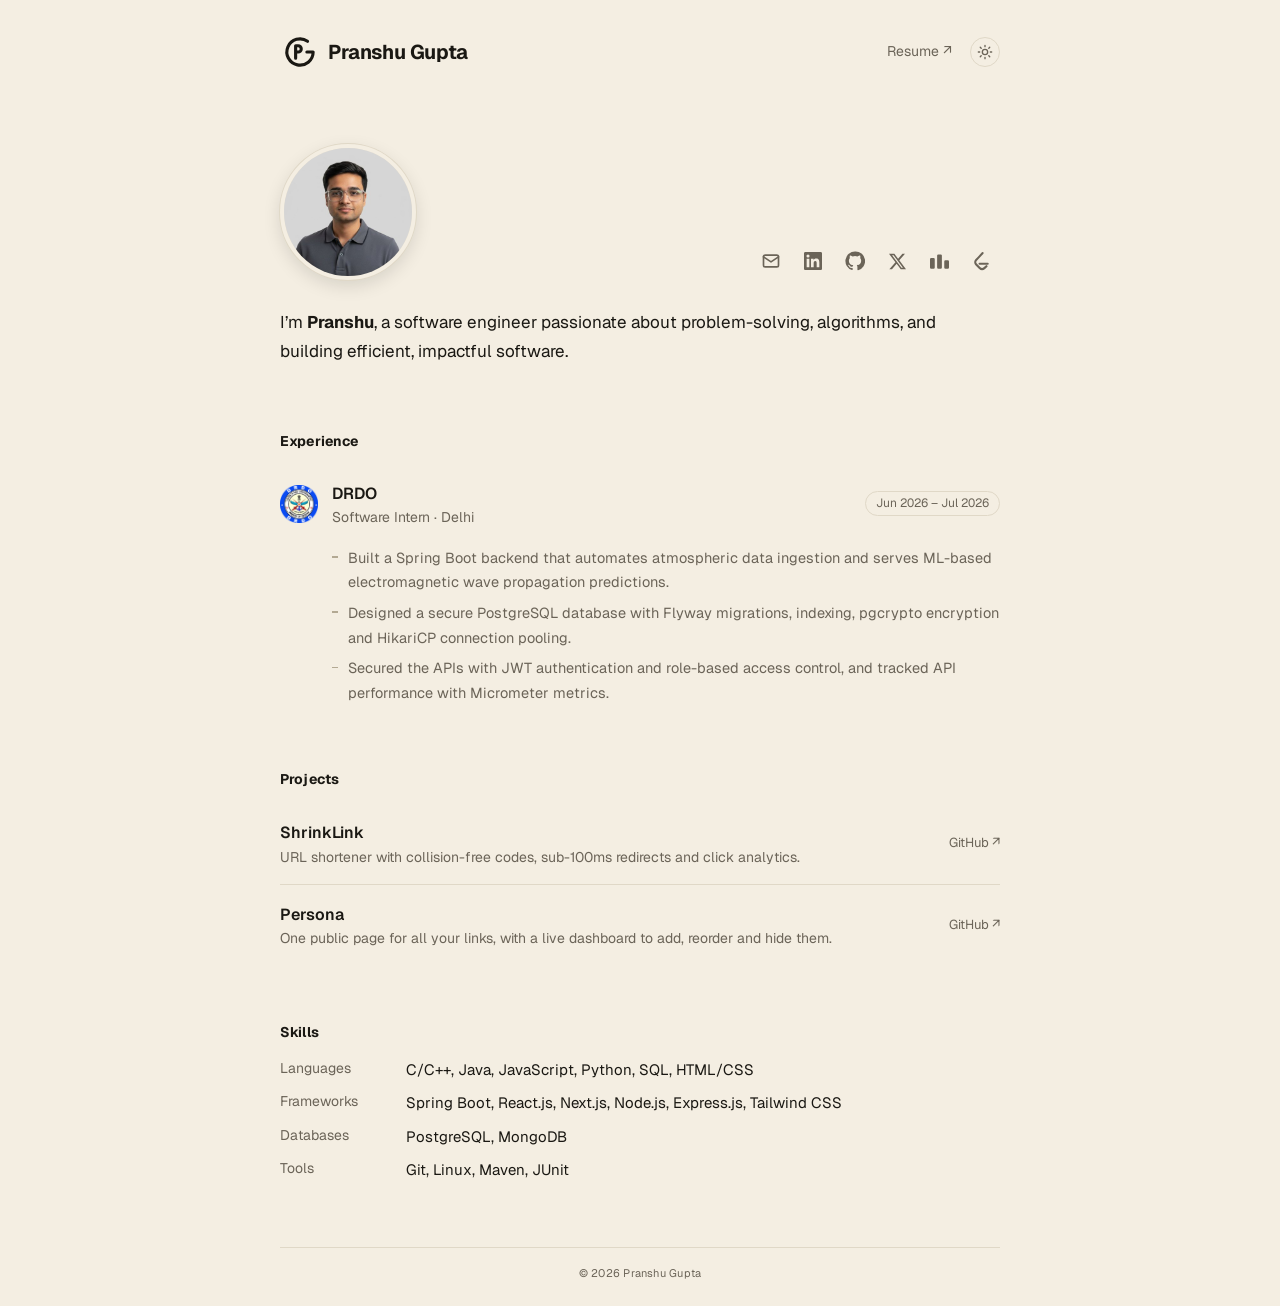
<file: index.html>
<!doctype html>
<html lang="en">
<head>
  <meta charset="utf-8" />
  <meta name="viewport" content="width=device-width, initial-scale=1" />
  <title>Pranshu Gupta</title>
  <meta name="description" content="Pranshu Gupta — software engineer passionate about problem-solving, algorithms, and building efficient, impactful software." />
  <link rel="canonical" href="https://pranshugupta.tech/" />
  <meta name="theme-color" content="#f4eee2" media="(prefers-color-scheme: light)" />
  <meta name="theme-color" content="#0b0b0b" media="(prefers-color-scheme: dark)" />

  <!-- Link previews (LinkedIn, X, WhatsApp, Slack…) -->
  <meta property="og:type" content="website" />
  <meta property="og:url" content="https://pranshugupta.tech/" />
  <meta property="og:title" content="Pranshu Gupta" />
  <meta property="og:description" content="Software engineer passionate about problem-solving, algorithms, and building efficient, impactful software." />
  <meta property="og:image" content="https://pranshugupta.tech/avatar.jpg" />
  <meta property="og:image:alt" content="Photo of Pranshu Gupta" />
  <meta name="twitter:card" content="summary" />
  <meta name="twitter:site" content="@pranshumg" />
  <link rel="preconnect" href="https://fonts.googleapis.com" />
  <link rel="preconnect" href="https://fonts.gstatic.com" crossorigin />
  <link href="https://fonts.googleapis.com/css2?family=Geist:wght@400;500;600;700&display=swap" rel="stylesheet" />
  <link rel="stylesheet" href="styles.css" />
  <link rel="icon" type="image/svg+xml" href="favicon.svg" />
  <script>
    try { const t = localStorage.getItem('theme'); if (t) document.documentElement.dataset.theme = t; } catch (e) {}
  </script>
</head>
<body>
  <header class="nav">
    <a href="./" class="logo"><svg class="logo-mark" viewBox="0 0 64 64" aria-hidden="true" fill="none" stroke="currentColor" stroke-width="5" stroke-linecap="round" stroke-linejoin="round"><path d="M44.05 14.80A21 21 0 1 0 53 32H43" /><path d="M25 42V22H29A5 5 0 0 1 29 32H25" /></svg><span>Pranshu Gupta</span></a>
    <nav class="nav-links" aria-label="Links">
      <a href="resume.pdf" target="_blank" rel="noopener">Resume ↗</a>
      <button class="theme-toggle" id="themeToggle" aria-label="Toggle color theme">
        <svg class="i-sun" viewBox="0 0 24 24" width="16" height="16" fill="none" stroke="currentColor" stroke-width="2" stroke-linecap="round"><circle cx="12" cy="12" r="4"/><path d="M12 2v2M12 20v2M4.9 4.9l1.4 1.4M17.7 17.7l1.4 1.4M2 12h2M20 12h2M4.9 19.1l1.4-1.4M17.7 6.3l1.4-1.4"/></svg>
        <svg class="i-moon" viewBox="0 0 24 24" width="16" height="16" fill="none" stroke="currentColor" stroke-width="2" stroke-linecap="round" stroke-linejoin="round"><path d="M21 12.8A9 9 0 1 1 11.2 3a7 7 0 0 0 9.8 9.8z"/></svg>
      </button>
    </nav>
  </header>

  <main>
    <section class="intro">
      <div class="intro-top">
        <div class="avatar">
          <span aria-hidden="true">PG</span>
          <img src="avatar.jpg" alt="Pranshu Gupta" onerror="this.remove()" />
        </div>
        <nav class="socials" aria-label="Social links">
          <a href="mailto:pranshumg@gmail.com" aria-label="Email" title="Email"><svg viewBox="0 0 24 24" width="20" height="20" fill="none" stroke="currentColor" stroke-width="2" stroke-linecap="round" stroke-linejoin="round"><rect x="3" y="5" width="18" height="14" rx="2"/><path d="m3 7 9 6 9-6"/></svg></a>
          <a href="https://www.linkedin.com/in/pranshumg/" aria-label="LinkedIn" title="LinkedIn" target="_blank" rel="noopener"><svg viewBox="0 0 24 24" width="18" height="18" fill="currentColor"><path d="M20.45 20.45h-3.56v-5.57c0-1.33-.03-3.04-1.85-3.04-1.86 0-2.14 1.45-2.14 2.94v5.67H9.34V9h3.42v1.56h.05c.48-.9 1.64-1.85 3.37-1.85 3.6 0 4.27 2.37 4.27 5.46v6.28zM5.34 7.43a2.06 2.06 0 1 1 0-4.13 2.06 2.06 0 0 1 0 4.13zM7.12 20.45H3.56V9h3.56v11.45zM22.22 0H1.77C.79 0 0 .77 0 1.73v20.54C0 23.23.79 24 1.77 24h20.45c.98 0 1.78-.77 1.78-1.73V1.73C24 .77 23.2 0 22.22 0z"/></svg></a>
          <a href="https://github.com/pranshumg" aria-label="GitHub" title="GitHub" target="_blank" rel="noopener"><svg viewBox="0 0 24 24" width="20" height="20" fill="currentColor"><path d="M12 .5a11.5 11.5 0 0 0-3.64 22.41c.58.1.79-.25.79-.56v-2c-3.2.7-3.88-1.37-3.88-1.37-.52-1.33-1.28-1.69-1.28-1.69-1.04-.71.08-.7.08-.7 1.16.08 1.77 1.19 1.77 1.19 1.03 1.76 2.7 1.25 3.36.96.1-.75.4-1.25.73-1.54-2.56-.29-5.25-1.28-5.25-5.69 0-1.26.45-2.29 1.19-3.1-.12-.29-.52-1.46.11-3.05 0 0 .97-.31 3.17 1.18a11 11 0 0 1 5.77 0c2.2-1.49 3.17-1.18 3.17-1.18.63 1.59.23 2.76.11 3.05.74.81 1.19 1.84 1.19 3.1 0 4.42-2.69 5.39-5.26 5.68.41.36.78 1.06.78 2.14v3.17c0 .31.21.67.8.56A11.5 11.5 0 0 0 12 .5z"/></svg></a>
          <a href="https://x.com/pranshumg" aria-label="X" title="X" target="_blank" rel="noopener"><svg viewBox="0 0 24 24" width="17" height="17" fill="currentColor"><path d="M18.9 1.15h3.68l-8.04 9.19L24 22.85h-7.4l-5.8-7.58-6.63 7.58H.48l8.6-9.83L0 1.15h7.59l5.24 6.93 6.07-6.93zm-1.29 19.5h2.04L6.48 3.24H4.3l13.31 17.41z"/></svg></a>
          <a href="https://codeforces.com/profile/pranshumg" aria-label="Codeforces" title="Codeforces" target="_blank" rel="noopener"><svg viewBox="0 0 24 24" width="19" height="19" fill="currentColor"><path d="M4.5 7.5A1.5 1.5 0 0 1 6 9v10.5A1.5 1.5 0 0 1 4.5 21h-3A1.5 1.5 0 0 1 0 19.5V9a1.5 1.5 0 0 1 1.5-1.5h3zm9-4.5A1.5 1.5 0 0 1 15 4.5v15a1.5 1.5 0 0 1-1.5 1.5h-3A1.5 1.5 0 0 1 9 19.5v-15A1.5 1.5 0 0 1 10.5 3h3zm9 7.5A1.5 1.5 0 0 1 24 12v7.5a1.5 1.5 0 0 1-1.5 1.5h-3a1.5 1.5 0 0 1-1.5-1.5V12a1.5 1.5 0 0 1 1.5-1.5h3z"/></svg></a>
          <a href="https://leetcode.com/u/kajjuu" aria-label="LeetCode" title="LeetCode" target="_blank" rel="noopener"><svg viewBox="0 0 24 24" width="19" height="19" fill="currentColor"><path d="M13.48 0a1.37 1.37 0 0 0-.96.44L7.12 6.21l-2.86 3.06a5.27 5.27 0 0 0-1.11 1.73 5.75 5.75 0 0 0 .02 3.94c.25.68.64 1.3 1.16 1.83l4.36 4.39a5.67 5.67 0 0 0 7.88.17l2.6-2.42a1.37 1.37 0 1 0-1.87-2.01l-2.6 2.42a2.92 2.92 0 0 1-4.06-.09L6.3 14.83a2.83 2.83 0 0 1-.14-3.84L9.08 7.9l5.4-5.77A1.37 1.37 0 0 0 13.48 0zM9.6 13.46a1.37 1.37 0 0 0 0 2.75h10.2a1.37 1.37 0 0 0 0-2.75H9.6z"/></svg></a>
        </nav>
      </div>
      <p>
        I’m <strong>Pranshu</strong>, a software engineer passionate about problem-solving, algorithms,
        and building efficient, impactful software.
      </p>
    </section>

    <section id="experience">
      <h2>Experience</h2>
      <ul class="list">
        <li class="row">
          <span class="icon icon-logo"><img src="drdo.png" alt="DRDO logo" width="38" height="38" /></span>
          <div class="row-main">
            <p class="row-title">DRDO</p>
            <p class="row-sub">Software Intern · Delhi</p>
          </div>
          <p class="row-date">Jun 2026 – Jul 2026</p>
        </li>
      </ul>
      <ul class="notes">
        <li>Built a Spring Boot backend that automates atmospheric data ingestion and serves ML-based electromagnetic wave propagation predictions.</li>
        <li>Designed a secure PostgreSQL database with Flyway migrations, indexing, pgcrypto encryption and HikariCP connection pooling.</li>
        <li>Secured the APIs with JWT authentication and role-based access control, and tracked API performance with Micrometer metrics.</li>
      </ul>
    </section>

    <section id="projects">
      <h2>Projects</h2>
      <ul class="list plain">
        <li>
          <a class="row" href="https://github.com/pranshumg/ShrinkLink" target="_blank" rel="noopener">
            <div class="row-main">
              <p class="row-title">ShrinkLink</p>
              <p class="row-sub">URL shortener with collision-free codes, sub-100ms redirects and click analytics.</p>
            </div>
            <span class="row-date arrow">GitHub ↗</span>
          </a>
        </li>
        <li>
          <a class="row" href="https://github.com/pranshumg/Persona" target="_blank" rel="noopener">
            <div class="row-main">
              <p class="row-title">Persona</p>
              <p class="row-sub">One public page for all your links, with a live dashboard to add, reorder and hide them.</p>
            </div>
            <span class="row-date arrow">GitHub ↗</span>
          </a>
        </li>
      </ul>
    </section>

    <section id="skills">
      <h2>Skills</h2>
      <dl class="skills">
        <dt>Languages</dt><dd>C/C++, Java, JavaScript, Python, SQL, HTML/CSS</dd>
        <dt>Frameworks</dt><dd>Spring Boot, React.js, Next.js, Node.js, Express.js, Tailwind CSS</dd>
        <dt>Databases</dt><dd>PostgreSQL, MongoDB</dd>
        <dt>Tools</dt><dd>Git, Linux, Maven, JUnit</dd>
      </dl>
    </section>

  </main>

  <footer class="footer">
    <p>© <span id="year">2026</span> Pranshu Gupta</p>
  </footer>

  <script src="script.js"></script>
</body>
</html>
</file>
<file: styles.css>
/* Cream light mode; dark mode is pure neutral black with only the text in cream. */
:root {
  --bg: #f4eee2;
  --text: #1a1813;
  --muted: #6b6458;
  --line: #e0d8c7;
  --icon-bg: #ebe3d2;
  --underline: #b3a993;
  color-scheme: light;
}
@media (prefers-color-scheme: dark) {
  :root:not([data-theme="light"]) {
    --bg: #0b0b0b;
    --text: #f1eadc;
    --muted: #9e9e9e;
    --line: #232323;
    --icon-bg: #171717;
    --underline: #4f4f4f;
    color-scheme: dark;
  }
}
:root[data-theme="dark"] {
  --bg: #0b0b0b;
  --text: #f1eadc;
  --muted: #9e9e9e;
  --line: #232323;
  --icon-bg: #171717;
  --underline: #4f4f4f;
  color-scheme: dark;
}

* { box-sizing: border-box; }
html { scroll-behavior: smooth; scroll-padding-top: 24px; }
body {
  margin: 0;
  background: var(--bg);
  color: var(--text);
  font: 400 16px/1.7 "Geist", system-ui, -apple-system, "Segoe UI", sans-serif;
  -webkit-font-smoothing: antialiased;
}
p { margin: 0; }
a { color: inherit; }
strong { font-weight: 700; }
::selection { background: var(--text); color: var(--bg); }

/* Layout: one narrow centered column */
.nav, main, .footer { width: 100%; max-width: 760px; margin: 0 auto; padding: 0 20px; }
/* Keep the footer at the bottom of the window even when a page is short */
body { display: flex; flex-direction: column; min-height: 100vh; min-height: 100svh; }
main { flex: 1 0 auto; }

/* Nav */
.nav { display: flex; align-items: center; justify-content: space-between; gap: 16px; padding-top: 32px; flex-wrap: wrap; }
.logo { font-weight: 700; font-size: 20px; text-decoration: none; letter-spacing: -.02em; }
.nav-links { display: flex; align-items: center; gap: 18px; flex-wrap: wrap; }
.nav-links a { font-size: 14px; color: var(--muted); text-decoration: none; }
.nav-links a:hover { color: var(--text); }
.nav-links a[aria-current="page"] {
  color: var(--text); text-decoration: underline; text-decoration-color: var(--underline);
  text-underline-offset: 6px; text-decoration-thickness: 1.5px;
}
.theme-toggle {
  display: grid; place-items: center; width: 30px; height: 30px; padding: 0;
  border: 1px solid var(--line); border-radius: 50%; background: transparent; color: var(--muted); cursor: pointer;
}
.theme-toggle:hover { color: var(--text); }
.i-moon { display: none; }
:root[data-theme="dark"] .i-sun { display: none; }
:root[data-theme="dark"] .i-moon { display: block; }
@media (prefers-color-scheme: dark) {
  :root:not([data-theme="light"]) .i-sun { display: none; }
  :root:not([data-theme="light"]) .i-moon { display: block; }
}

/* Intro */
.intro { padding: 72px 0 8px; }
.avatar {
  position: relative; display: grid; place-items: center;
  width: 104px; height: 104px; margin-bottom: 28px; border-radius: 50%;
  background: var(--icon-bg); color: var(--text); font-size: 34px; font-weight: 700; overflow: hidden;
}
.avatar img { position: absolute; inset: 0; width: 100%; height: 100%; object-fit: cover; }
.intro p { font-size: 17px; }
.intro-links { margin-top: 22px !important; color: var(--muted); }
.intro-links a, .more a {
  color: var(--text); text-decoration: underline; text-decoration-color: var(--underline);
  text-underline-offset: 4px; text-decoration-thickness: 1.5px;
}
.intro-links a:hover, .more a:hover { text-decoration-color: var(--text); }

/* Sections */
section { padding-top: 56px; }
h2 { margin: 0 0 12px; font-size: 14px; font-weight: 700; letter-spacing: .01em; }


/* List rows */
.list { margin: 0; padding: 0; list-style: none; }
.list > li { border-bottom: 1px solid var(--line); }
.list > li:last-child { border-bottom: 0; }
.row { display: flex; align-items: center; gap: 14px; padding: 14px 0; text-decoration: none; }
a.row:hover .row-title { text-decoration: underline; text-decoration-color: var(--underline); text-underline-offset: 4px; }
.icon {
  flex: none; display: grid; place-items: center; width: 38px; height: 38px;
  border-radius: 10px; background: var(--icon-bg); color: var(--text); font-weight: 700; font-size: 16px;
}
.icon-logo { background: transparent; overflow: hidden; }
.icon-logo img { width: 100%; height: 100%; object-fit: contain; }
.row-main { flex: 1; min-width: 0; }
.row-title { font-weight: 600; transition: color .15s; }
.row-sub { font-size: 14px; color: var(--muted); line-height: 1.5; }
.row-date { flex: none; font-size: 13px; color: var(--muted); white-space: nowrap; }
.arrow { transition: color .15s; }
a.row:hover .arrow { color: var(--text); }

.notes { margin: 4px 0 0 52px; padding: 0; list-style: none; font-size: 14.5px; color: var(--muted); }
.notes li { position: relative; padding-left: 16px; margin-bottom: 6px; }
.notes li::before { content: ""; position: absolute; left: 0; top: .72em; width: 6px; height: 1.5px; background: var(--underline); }

.more { margin-top: 10px !important; font-size: 14px; }

/* Skills */
.skills { display: grid; grid-template-columns: 110px 1fr; gap: 8px 16px; margin: 0; font-size: 15px; }
.skills dt { color: var(--muted); font-size: 14px; }
.skills dd { margin: 0; }

/* Contact */


/* Footer */
.footer { padding-top: 64px; padding-bottom: 24px; font-size: 11px; letter-spacing: .02em; color: var(--muted); text-align: center; }
.footer p { padding-top: 16px; border-top: 1px solid var(--line); }

/* Phones */
@media (max-width: 520px) {
  .nav { padding-top: 24px; flex-wrap: nowrap; }
  .nav-links { gap: 14px; }
  .intro { padding-top: 48px; }
  .row { align-items: flex-start; flex-wrap: wrap; }
  .row-main { flex-basis: calc(100% - 52px); }
  .row-date { margin-left: 52px; margin-top: -8px; }
  .notes { margin-left: 0; }
  .skills { grid-template-columns: 1fr; gap: 0; }
  .skills dd { margin-bottom: 10px; }
}

/* Theme switch animation (circle reveal is driven by script.js) */
::view-transition-old(root),
::view-transition-new(root) { animation: none; mix-blend-mode: normal; }
.theme-fade, .theme-fade * { transition: background-color .4s ease, color .4s ease, border-color .4s ease !important; }
.theme-toggle.spin svg { animation: icon-in .5s cubic-bezier(.4, 0, .2, 1); }
@keyframes icon-in { from { transform: rotate(-120deg) scale(.4); opacity: 0; } }
@media (prefers-reduced-motion: reduce) {
  .theme-toggle.spin svg { animation: none; }
}

/* Rows without icon tiles (Projects) */
.plain .row { padding: 16px 0; }


/* Dates as small outlined pills (arrows like "GitHub ↗" stay plain) */
.row-date:not(.arrow) {
  padding: 2px 10px; border: 1px solid var(--line); border-radius: 99px;
  font-size: 12px; font-variant-numeric: tabular-nums; line-height: 1.6;
}

@media (max-width: 520px) {
  .plain .row-main { flex-basis: 100%; }
  .plain .row-date { margin: 0; }
  .row-date:not(.arrow) { margin-top: 2px; }
}

/* LinkedIn-style profile photo: larger circle with a ring around it */
.intro .avatar {
  width: 136px; height: 136px;
  border: 4px solid var(--bg);
  box-shadow: 0 0 0 1px var(--line), 0 6px 18px rgba(0, 0, 0, .12);
}
@media (max-width: 520px) {
  .intro .avatar { width: 112px; height: 112px; }
}

/* PG monogram next to the name in the top bar */
.logo { display: inline-flex; align-items: center; gap: 8px; }
.logo-mark { width: 40px; height: 40px; flex: none; }
@media (max-width: 520px) { .logo-mark { width: 34px; height: 34px; } }

/* Photo on the left, social icons on the right (bottom-aligned) */
.intro-top { display: flex; align-items: flex-end; justify-content: space-between; gap: 16px; margin-bottom: 28px; }
.intro-top .avatar { margin-bottom: 0; }
.socials { display: flex; align-items: center; gap: 4px; }
.socials a {
  display: grid; place-items: center; width: 38px; height: 38px; border-radius: 50%;
  color: var(--muted); transition: color .15s, background-color .15s;
}
.socials a:hover { color: var(--text); background: var(--icon-bg); }
@media (max-width: 520px) {
  .intro-top { flex-direction: column; align-items: flex-start; gap: 18px; }
  .socials { margin-left: -9px; }
}
</file>
